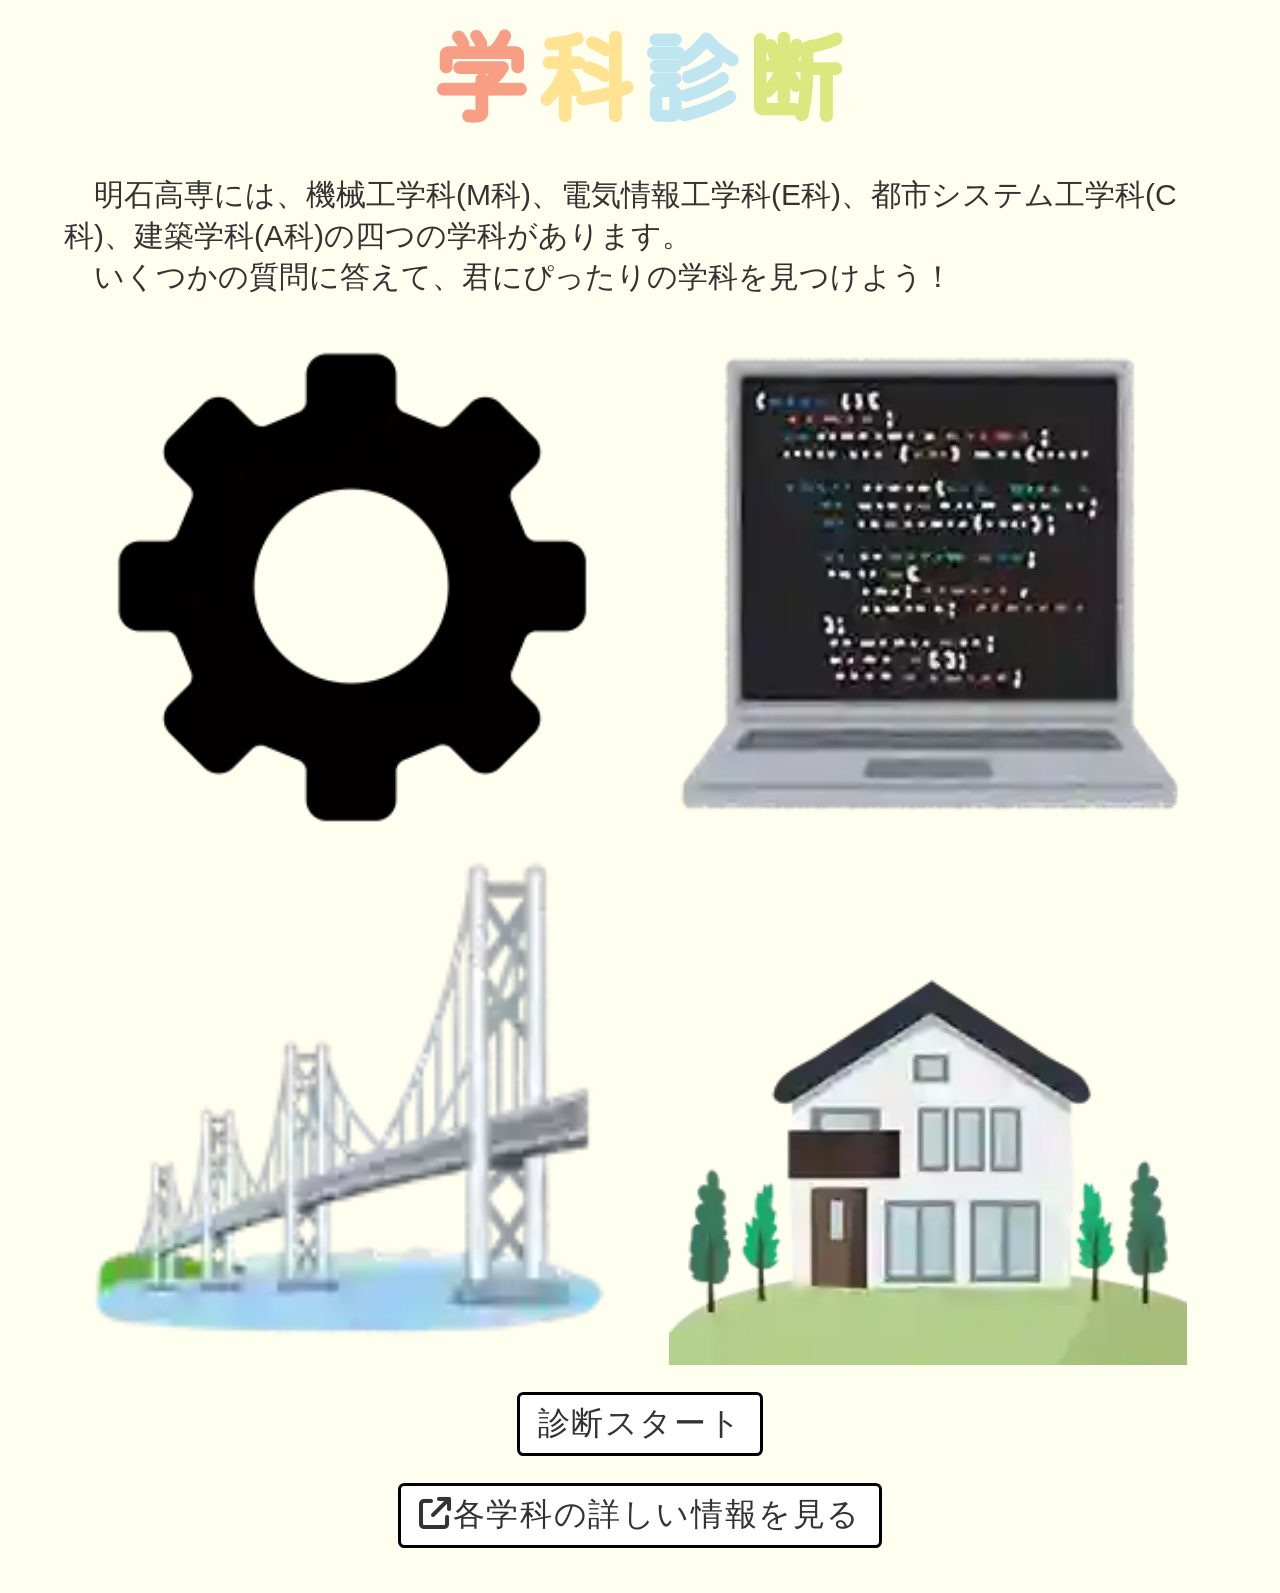
<file: index.html>
<!DOCTYPE html>
<html lang="ja">
  <head>
    <meta charset="UTF-8">
    <link rel=stylesheet href=style.css>
    <meta name="viewport" content="width=device-width, initial-scale=1.0">
    <title>明石高専　学科診断　at2026高専祭</title>
    <link rel="icon" href="images/f.ico">
    <link rel="preconnect" href="https://fonts.googleapis.com">
    <link rel="preconnect" href="https://fonts.gstatic.com" crossorigin>
    <link href="https://fonts.googleapis.com/css2?family=Kiwi+Maru&display=swap" rel="stylesheet">
    <link rel="stylesheet" href="https://cdnjs.cloudflare.com/ajax/libs/font-awesome/6.5.1/css/all.min.css">
    <script src="script.js" defer></script>
  </head>
  <body>
    <h1 class="title" style="font-family:'Kiwi Maru',serif;" id="title"><span style="color:#F89E85;">学</span><span style="color:#FFE292;">科</span><span style="color:#BFE5F1;">診</span><span style="color:#DBE77F;">断</span></h1>
   <p class="text">　明石高専には、機械工学科(M科)、電気情報工学科(E科)、都市システム工学科(C科)、建築学科(A科)の四つの学科があります。<br>　いくつかの質問に答えて、君にぴったりの学科を見つけよう！</p>
   <div class="line-1">
    <img src="images/M.webp" alt="M科" class="img">
    <img src="images/E.webp" alt="E科" class="img">
  </div>
   <div class="line-2">
    <img src="images/C.webp" alt="C科" class="img">
    <img src="images/A.webp" alt="A科" class="img">
  </div>
    <button class="button-style" onclick="location.href='test.html'">診断スタート</button>
    <button class="button-style" onclick="window.open('https://www.akashi.ac.jp/')"><i class="fa-solid fa-arrow-up-right-from-square"></i>各学科の詳しい情報を見る</button>
  </body>
</html>
</file>
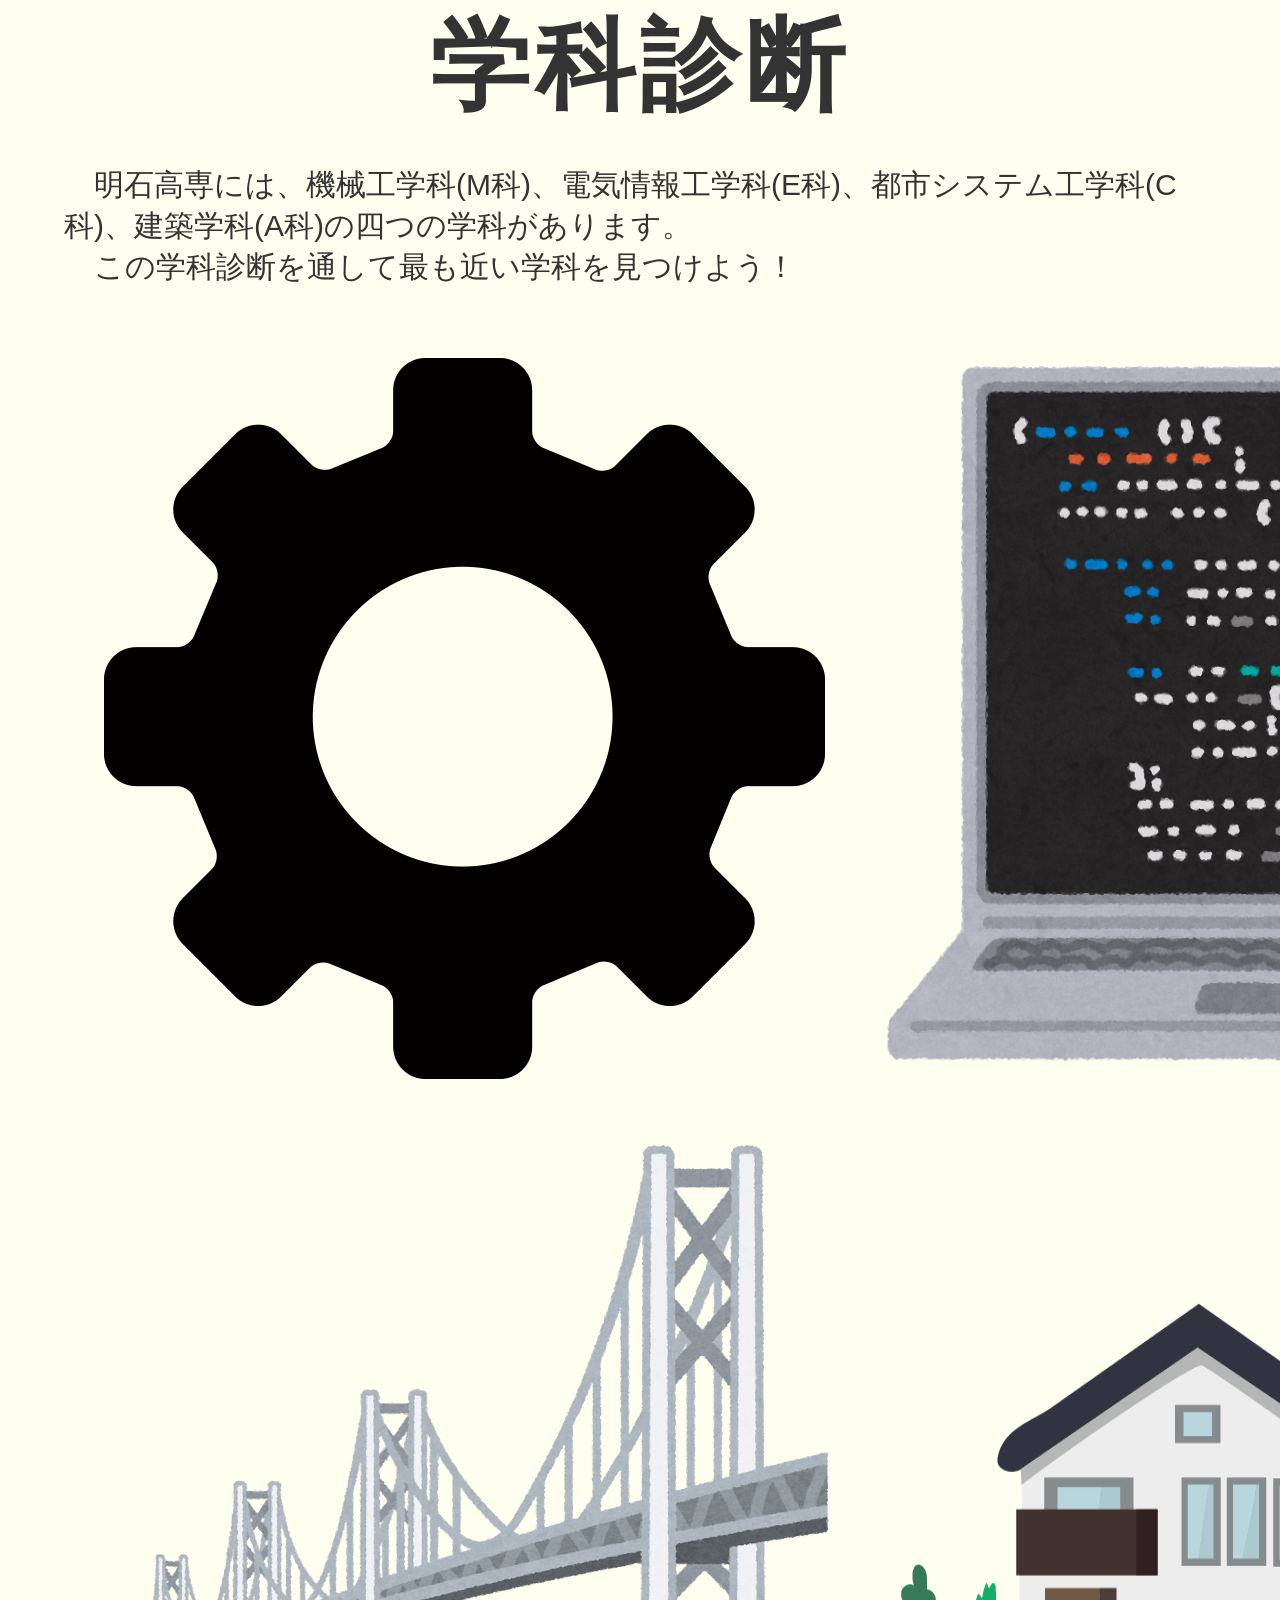
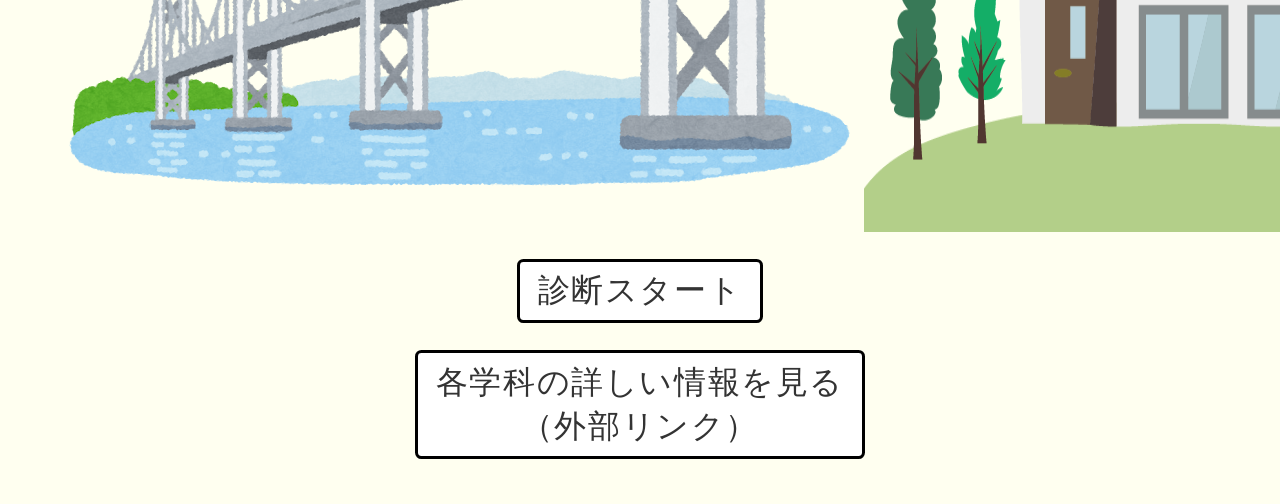
<file: homepage.html>
<html lang="ja">
  <head>
    <meta charset="UTF-8">
    <link rel=stylesheet href=style.css>
    <meta name="viewport" content="width=device-width, initial-scale=1.0">
    <script src="script.js" defer></script>
  </head>
  <body>
    <h1 class="title">学科診断</h1>
   <p class="text">　明石高専には、機械工学科(M科)、電気情報工学科(E科)、都市システム工学科(C科)、建築学科(A科)の四つの学科があります。<br>　この学科診断を通して最も近い学科を見つけよう！</p>
   <div class="line-1">
    <img src="images/M.image.png" alt="M科" class="imgitem">
   <img src="images/E.image.png" alt="E科" class="imgitem">
  </div>
   <div class="line-2">
    <img src="images/C.image.png" alt="C科" class="imgitem">
    <img src="images/A.image.png" alt="A科" class="imgitem">
  </div>
    <button class="button-style">診断スタート</button>
    <button class="button-style" id="moreinfobtn">各学科の詳しい情報を見る<br>（外部リンク）</button>
  </body>
</html>
</file>
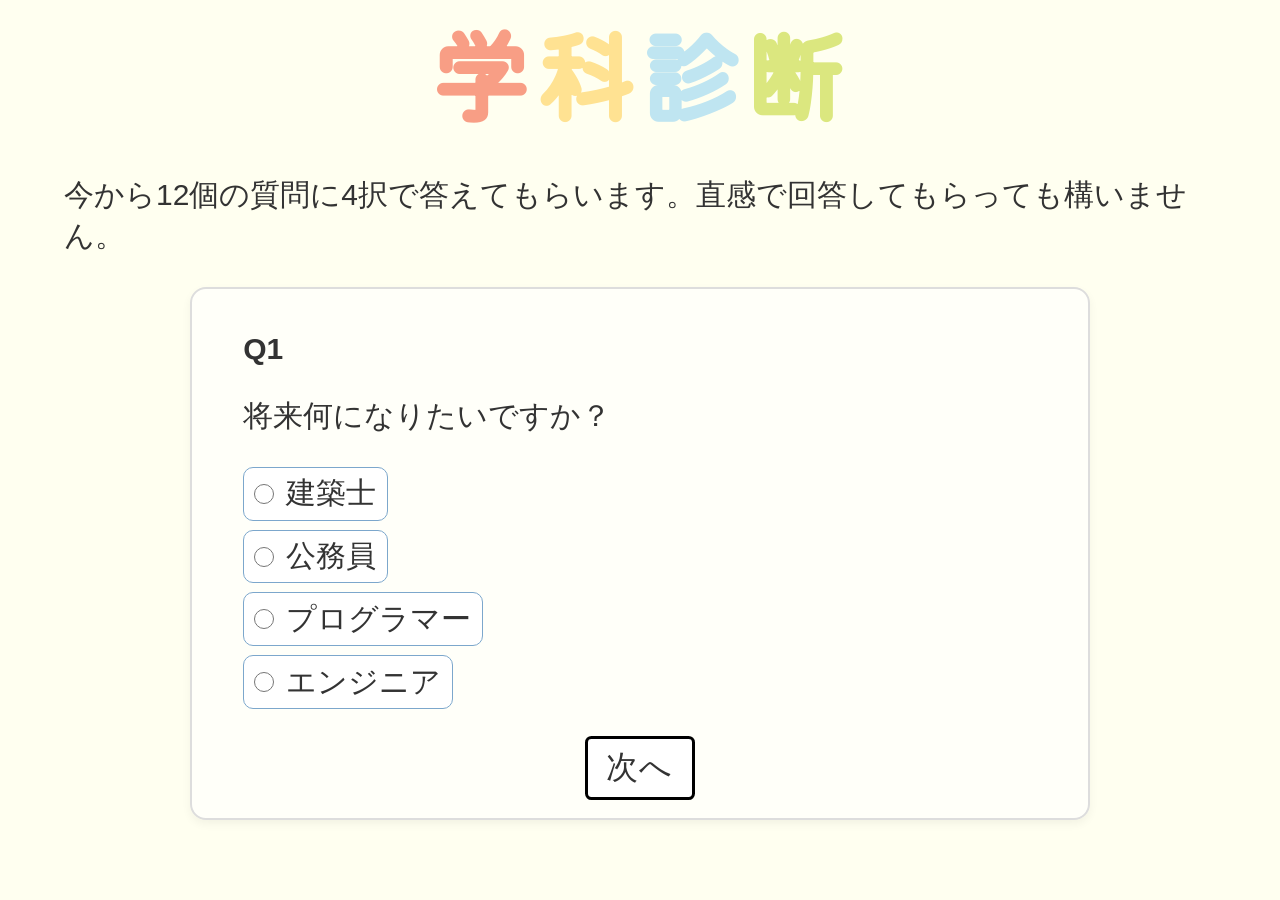
<file: test.html>
<!DOCTYPE html>
<html lang="ja">
    <head>
        <meta charset="UTF-8">
        <meta name="viewport" content="width=device-width,initial-scale=1.0">
        <link rel="stylesheet" href="style.css">
        <title>明石高専　学科診断診断ページ　at2026高専祭</title>
        <link rel="icon" href="images/f.ico">
        <link rel="preconnect" href="https://fonts.googleapis.com">
        <link rel="preconnect" href="https://fonts.gstatic.com" crossorigin>
        <link href="https://fonts.googleapis.com/css2?family=Kiwi+Maru&display=swap" rel="stylesheet">
        <link rel="stylesheet" href="https://cdnjs.cloudflare.com/ajax/libs/font-awesome/6.5.1/css/all.min.css">
        <script src="script.js" defer></script>
    </head>
    <body>
        <h1 class="title" style="font-family:'Kiwi Maru',serif;" id="title"><span style="color:#F89E85;">学</span><span style="color:#FFE292;">科</span><span style="color:#BFE5F1;">診</span><span style="color:#DBE77F;">断</span></h1>
        <p class="text">今から12個の質問に4択で答えてもらいます。直感で回答してもらっても構いません。</p>
        <div id="container"></div>
        <div id="answercontainer"></div>
        <div id="b"></div>
        <div id="resultcontainer" class="resultparent"></div>
    </body>
</html>
</file>
<file: style.css>
@charset "utf-8";
body {
  background-color: #fffff0;
  margin: 0;
  padding: 0 5vw 5vh;
  box-sizing: border-box;
}

.title {
  font-size: clamp(18px, 10vw, 100px);
  color: #333333;
  letter-spacing: 0.3rem;
  width: max-content;
  margin: 0 auto 2vh auto;
}

.text {
  text-align: left;
  font-size: clamp(12px, 4vw, 30px);
  color: #333333;
}

.button-style {
  display: block;
  font-size: clamp(14px, 5vw, 32px);
  letter-spacing: 0.1rem;
  background-color: white;
  color: #333333;
  border-radius: 0.5vw;
  border: 0.3vw solid black;
  margin: 3vh auto 0 auto;
  padding: 0.8vh 1.4vw;
}

.line-1, .line-2 {
  display: flex;
}

.img {
  width: 45%;
  margin: 0 2.5%;
}

.text, .button-style, .sharex-btn {
  font-family: sans-serif;
}

#container {
  max-width: 900px;
  margin: 0 auto;
}

#container > div {
  background: rgba(255, 255, 255, 0.6);
  border: 2px solid #ddd;
  border-radius: 16px;
  padding: 2vh 4vw;
  margin: 2vh auto;
  box-shadow: 0 4px 10px rgba(0, 0, 0, 0.05);
}

.reverse {
  display: flex;
  flex-direction: row;
  justify-content: flex-start;
  align-items: center;
  gap: 12px;
  width: fit-content;
  margin: 1vh 0;
  padding: 0.6vh 0.8vw;
  border-radius: 10px;
  background: #fff;
  border: 1px solid #7ca7cc;
  cursor: pointer;
}

.reverse input {
  width: 20px;
  height: 20px;
  accent-color: #adcdef;
  margin: 0;
}

.sharex-btn {
  display: inline-block;
  background-color: #000100;
  border-radius: 0.5vw;
  border: 0.1vw solid #000100;
  font-size: clamp(14px, 2vw, 25px);
  margin: 2vh 3vw 2vh 0;
  padding: 0.8vh 1vw;
  text-decoration: none;
}

.restart-btn {
  background-color: white;
  color: #333333;
  border-radius: 0.5vw;
  border: 0.3vw solid #333333;
  font-size: clamp(14px, 2vw, 25px);
  margin: 2vh 3vw 2vh 0;
  padding: 0.8vh 1vw;
}

.learn-btn {
  background-color: white;
  color: #333333;
  border-radius: 0.5vw;
  border: 0.3vw solid #333333;
  font-size: clamp(14px, 2.5vw, 25px);
  margin: 2vh auto;
  width: max-content;
  padding: 0.8vh 1vw;
  font-family:sans-serif;
}

.resultparent {
  display: flex;
  justify-content: space-between;
  align-items: center;
  flex-wrap: wrap;
  max-width: 900px;
  margin: 0 auto;
}

.result {
  text-decoration: underline;
  text-align: center;
  margin: 2vh auto;
}

.restart-btn, .sharex-btn, .button-style, .title, .learn-btn {
  cursor: pointer;
}
</file>
